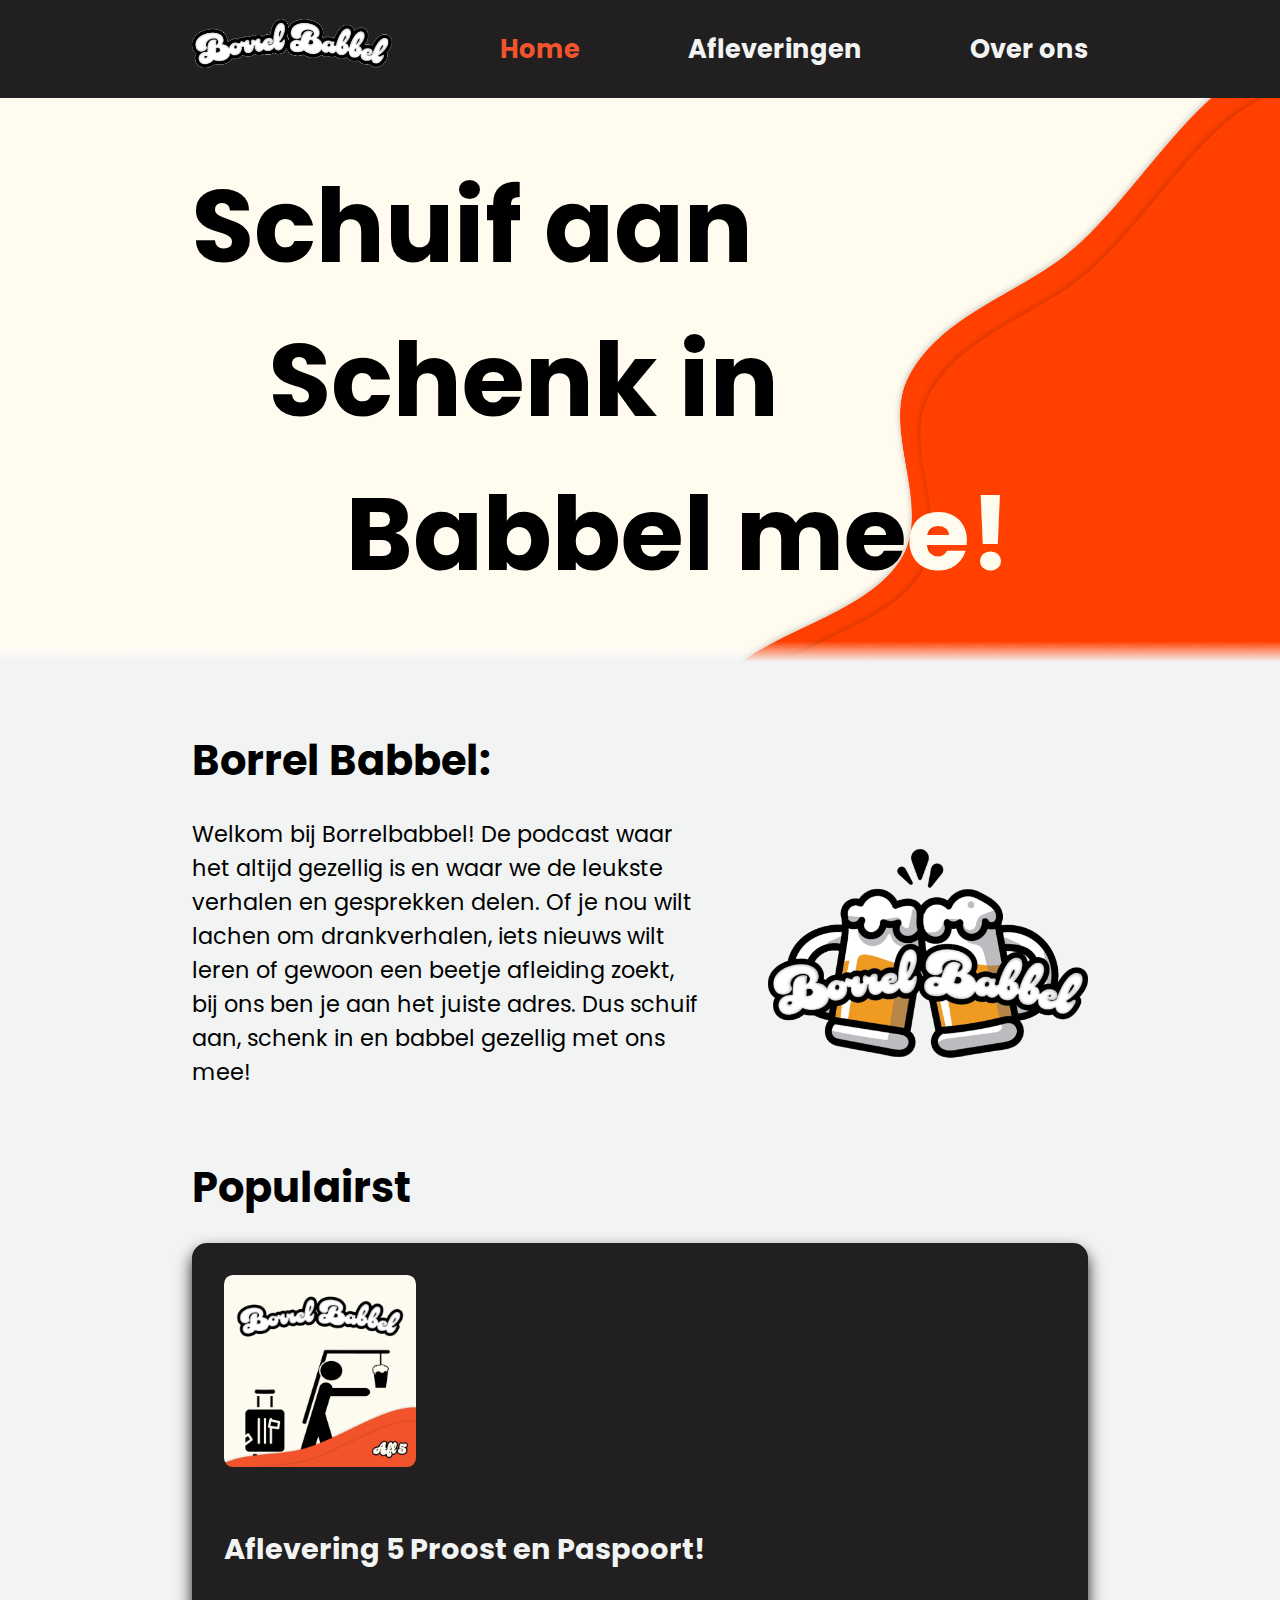
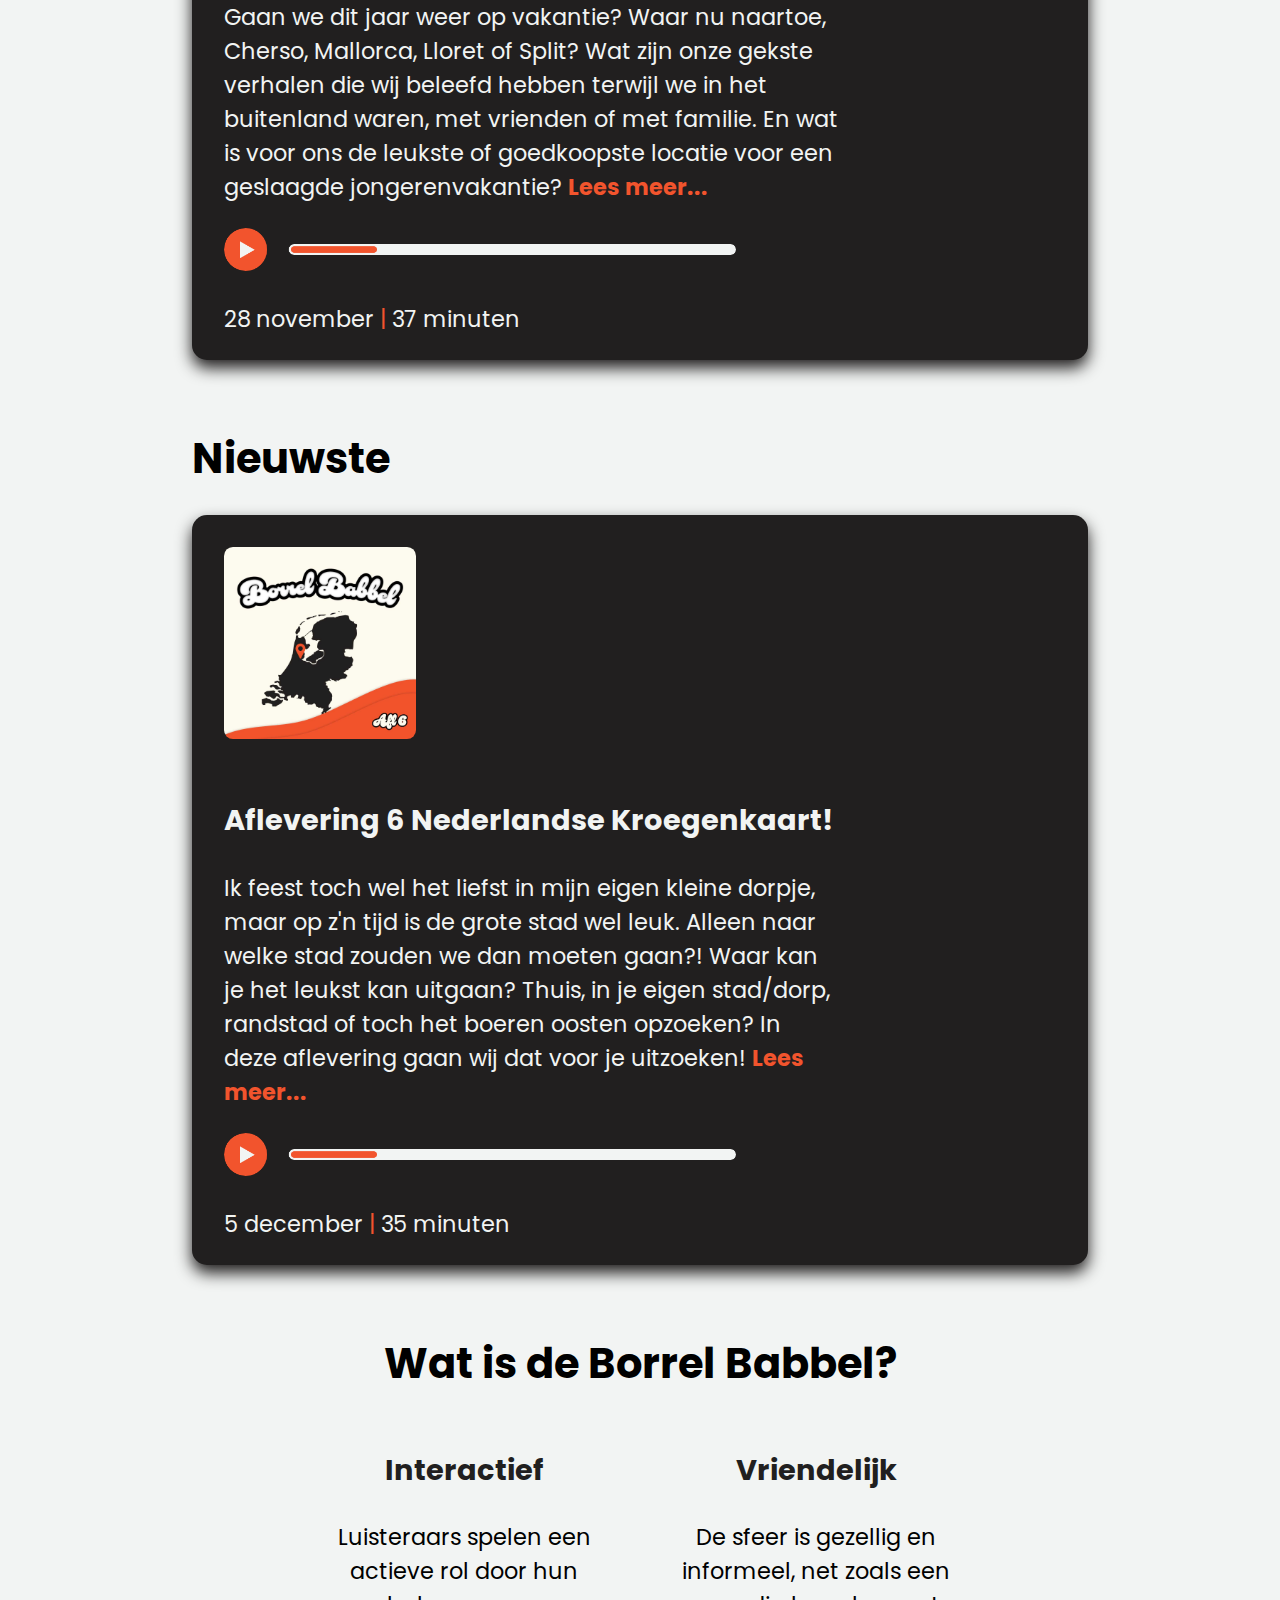
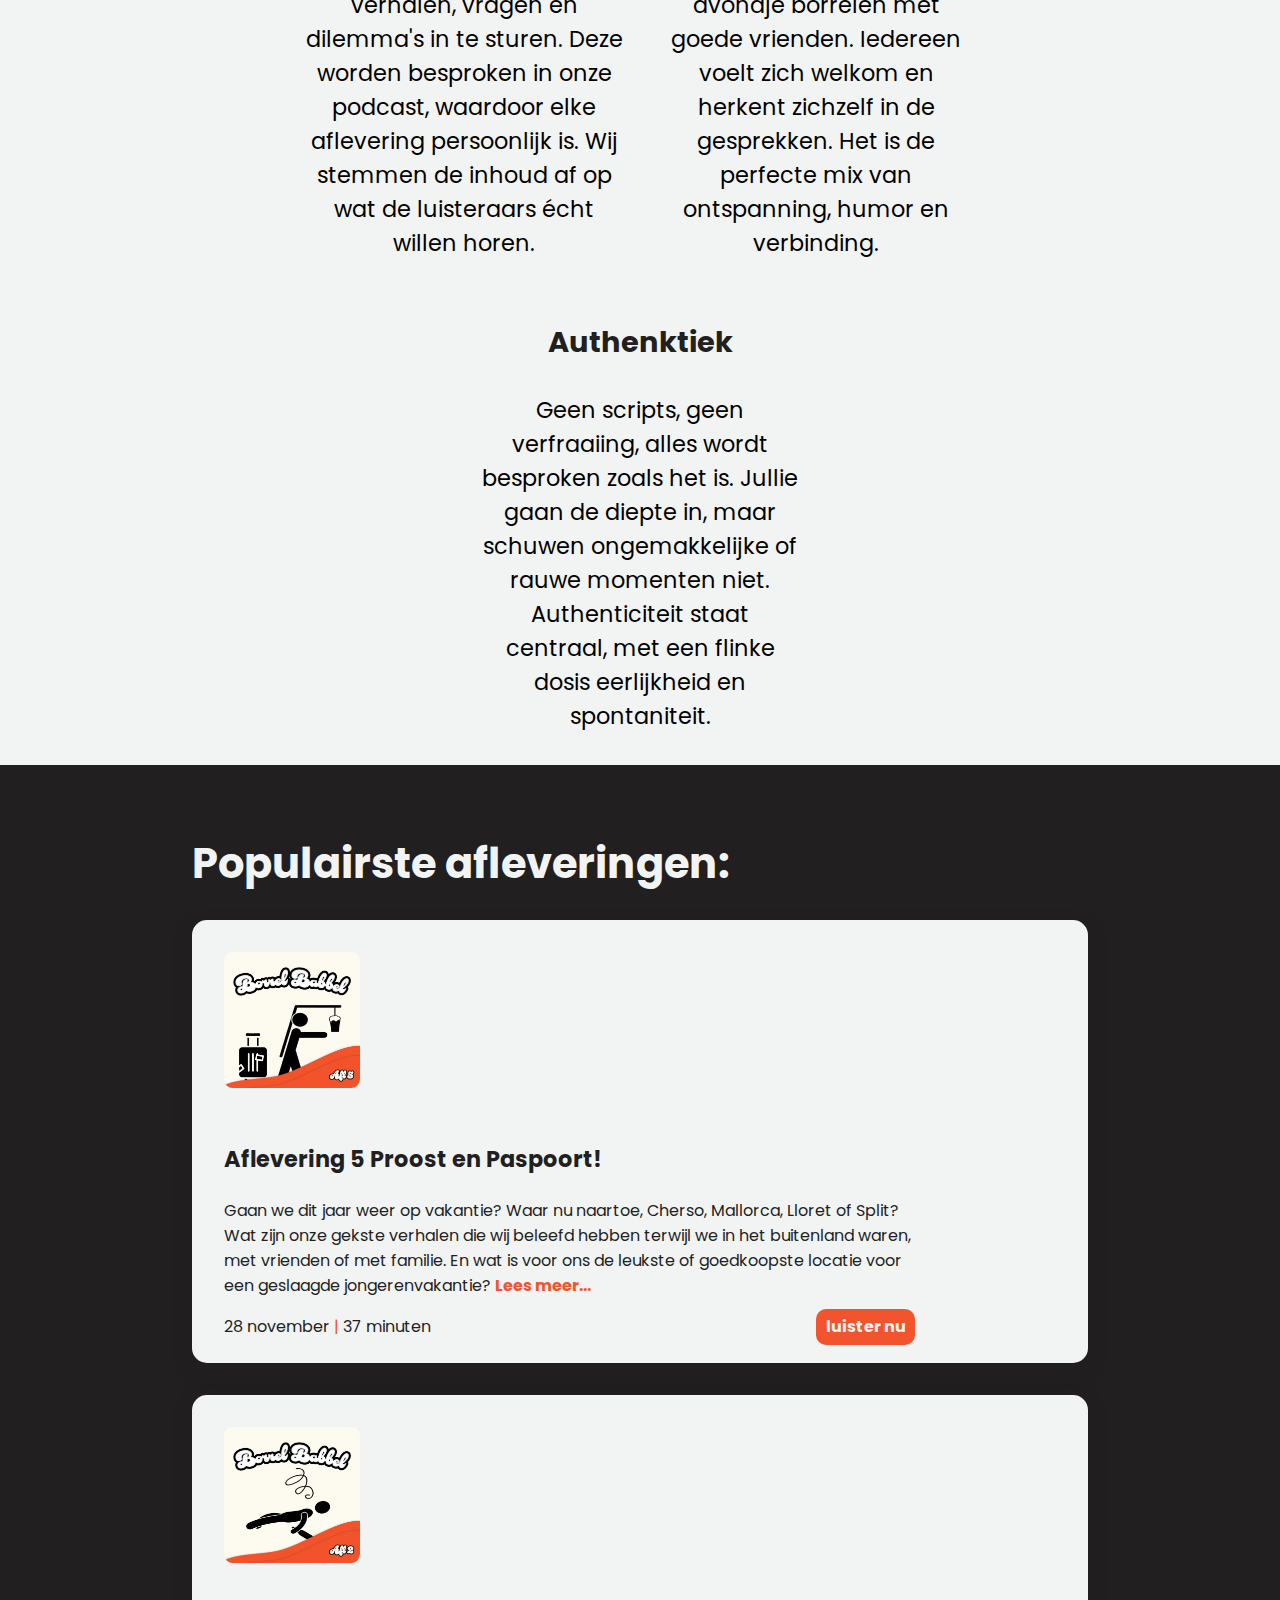
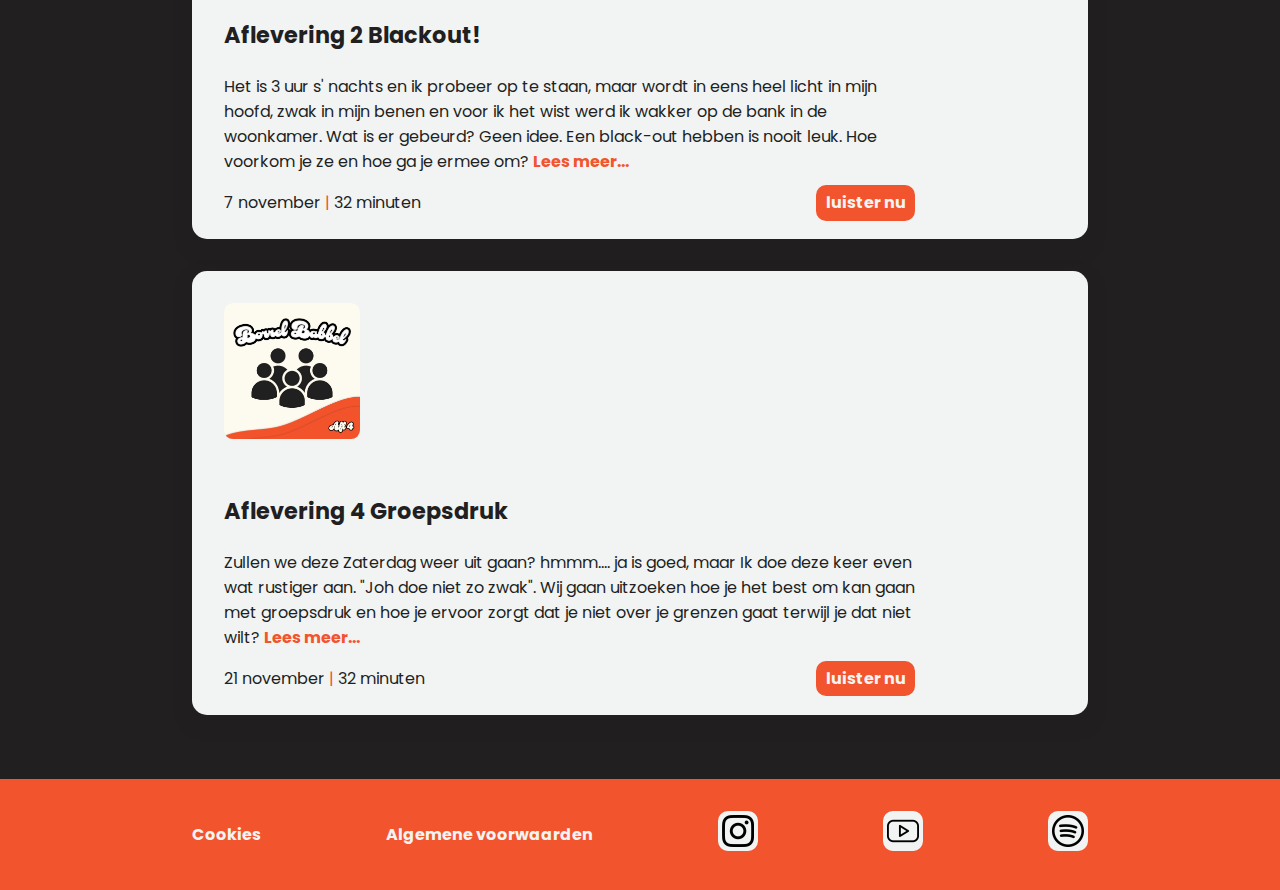
<file: index.html>
<!DOCTYPE html>
<html lang="nl">
<head>
    <meta charset="UTF-8">
    <meta name="viewport" content="width=device-width, initial-scale=1.0">
    <title>Borrel Babbel</title>
    <link rel="stylesheet" href="style.css">
</head>

<body>
    <header>
        <nav>
            <ul>
                <li><img src="images/logotekst.png" alt="borrel-babbel-bogo"></li>
                <li><span><a href="index.html">Home</a></span></li>
                <li><a href="afleveringen.html">Afleveringen</a></li>
                <li><a href="overons.html">Over ons</a></li>
            </ul>
        </nav>
    </header>

    <main>
        <section class="paginaheader">
            <h1>Schuif aan<br><span class="sprongrechts">Schenk in</span><br><span class="sprongrechts"><span class="sprongrechts">Babbel me<span class="beigetekst">e!</span></span></span></h1>
        </section>

        <section class="intro">
            <h2>Borrel Babbel:</h2>
            <div>
                <p>
                    Welkom bij Borrelbabbel! De podcast waar het altijd gezellig is en waar we de leukste verhalen en gesprekken delen. 
                    Of je nou wilt lachen om drankverhalen, iets nieuws wilt leren of gewoon een beetje afleiding zoekt, bij ons ben je aan het juiste adres. 
                    Dus schuif aan, schenk in en babbel gezellig met ons mee!
                </p>
                <img src="images/logo.png" alt="borrel-babbel-logo">
            </div>
        </section>

        <h2>Populairst</h2>
        <section class="afleveringkaart">
            <img src="images/aflevering5thumbnail.jpg" alt="aflevering-5-thumbnail">
            <div>
                <h3>Aflevering 5 Proost en Paspoort!</h3>
                <p>
                    Gaan we dit jaar weer op vakantie? Waar nu naartoe, Cherso, Mallorca, Lloret of Split? 
                    Wat zijn onze gekste verhalen die wij beleefd hebben terwijl we in het buitenland waren, met vrienden of met familie. 
                    En wat is voor ons de leukste of goedkoopste locatie voor een geslaagde jongerenvakantie? <a href="">Lees meer...</a>
                </p>
                <img src="images/playbar.png" alt="speel-aflevering-balk">
                <p>28 november <span>|</span> 37 minuten</p>
            </div>
        </section>

        <h2>Nieuwste</h2>
        <section class="afleveringkaart">
            <img src="images/aflevering6thumbnail.jpg" alt="aflevering-6-thumbnail">
            <div>
                <h3>Aflevering 6 Nederlandse Kroegenkaart!</h3>
                <p>
                    Ik feest toch wel het liefst in mijn eigen kleine dorpje, maar op z'n tijd is de grote stad wel leuk. 
                    Alleen naar welke stad zouden we dan moeten gaan?! Waar kan je het leukst kan uitgaan? 
                    Thuis, in je eigen stad/dorp, randstad of toch het boeren oosten opzoeken? In deze aflevering gaan wij dat voor je uitzoeken! <a href="">Lees meer...</a>
                </p>
                <img src="images/playbar.png" alt="speel-aflevering-balk">
                <p>5 december <span>|</span> 35 minuten</p>
            </div>
        </section>

        <h2 class="uspheader">Wat is de Borrel Babbel?</h2>
        <section class="usp">
            <div>
                <h3>Interactief</h3>
                <p>
                    Luisteraars spelen een actieve rol door hun verhalen, vragen en dilemma&apos;s in te sturen. 
                    Deze worden besproken in onze podcast, waardoor elke aflevering persoonlijk is. Wij stemmen de inhoud af op wat de luisteraars écht willen horen.
                </p>
            </div>
            <div>
                <h3>Vriendelijk</h3>
                <p>
                    De sfeer is gezellig en informeel, net zoals een avondje borrelen met goede vrienden. 
                    Iedereen voelt zich welkom en herkent zichzelf in de gesprekken. Het is de perfecte mix van ontspanning, humor en verbinding.
                </p>
            </div>
            <div>
                <h3>Authenktiek</h3>
                <p>
                    Geen scripts, geen verfraaiing, alles wordt besproken zoals het is. Jullie gaan de diepte in, maar schuwen ongemakkelijke of rauwe momenten niet. 
                    Authenticiteit staat centraal, met een flinke dosis eerlijkheid en spontaniteit.
                </p>
            </div>
        </section>

        <section class="afleveringen">
            <h2>Populairste afleveringen:</h2>
            <section class="afleveringkaart">
                <img src="images/aflevering5thumbnail.jpg" alt="aflevering-5-thumbnail">
                <div>
                    <h3>Aflevering 5 Proost en Paspoort!</h3>
                    <p>
                        Gaan we dit jaar weer op vakantie? Waar nu naartoe, Cherso, Mallorca, Lloret of Split? 
                        Wat zijn onze gekste verhalen die wij beleefd hebben terwijl we in het buitenland waren, met vrienden of met familie. 
                        En wat is voor ons de leukste of goedkoopste locatie voor een geslaagde jongerenvakantie? <a href="">Lees meer...</a>
                    </p>
                    <ul>
                        <li>28 november <span>|</span> 37 minuten</li>
                        <li><a href="">luister nu</a></li>
                    </ul>
                </div>
            </section>

            <section class="afleveringkaart">
                <img src="images/aflevering2thumbnail.jpg" alt="aflevering-2-thumbnail">
                <div>
                    <h3>Aflevering 2 Blackout!</h3>
                    <p>
                        Het is 3 uur s' nachts en ik probeer op te staan, maar wordt in eens heel licht in mijn hoofd, zwak in mijn benen en voor ik het wist werd ik wakker op de bank in de woonkamer. 
                        Wat is er gebeurd? Geen idee. Een black-out hebben is nooit leuk. Hoe voorkom je ze en hoe ga je ermee om? <a href="">Lees meer...</a>
                    </p>
                    <ul>
                        <li>7 november <span>|</span> 32 minuten</li>
                        <li><a href="">luister nu</a></li>
                    </ul>
                </div>
            </section>

            <section class="afleveringkaart">
                <img src="images/aflevering4thumbnail.jpg" alt="aflevering-4-thumbnail">
                <div>
                    <h3>Aflevering 4 Groepsdruk</h3>
                    <p>
                        Zullen we deze Zaterdag weer uit gaan? hmmm.... ja is goed, maar Ik doe deze keer even wat rustiger aan. "Joh doe niet zo zwak". 
                        Wij gaan uitzoeken hoe je het best om kan gaan met groepsdruk en hoe je ervoor zorgt dat je niet over je grenzen gaat terwijl je dat niet wilt? <a href="">Lees meer...</a>
                    </p>
                    <ul>
                        <li>21 november <span>|</span> 32 minuten</li>
                        <li><a href="">luister nu</a></li>
                    </ul>
                </div>
            </section>
        </section>

    </main>
    <footer>
        <ul>
            <li><a href="">Cookies</a></li>
            <li><a href="">Algemene voorwaarden</a></li>
            <li><a href=""><img src="images/instagramicon.png" alt="intsgram-icoon"></a></li>
            <li><a href=""><img src="images/youtubeicon.png" alt="youtube-icoon"></a></li>
            <li><a href=""><img src="images/spotifyicon.png" alt="spotify-icoon"></a></li>
        </ul>
    </footer>
</body>
</html>
</file>
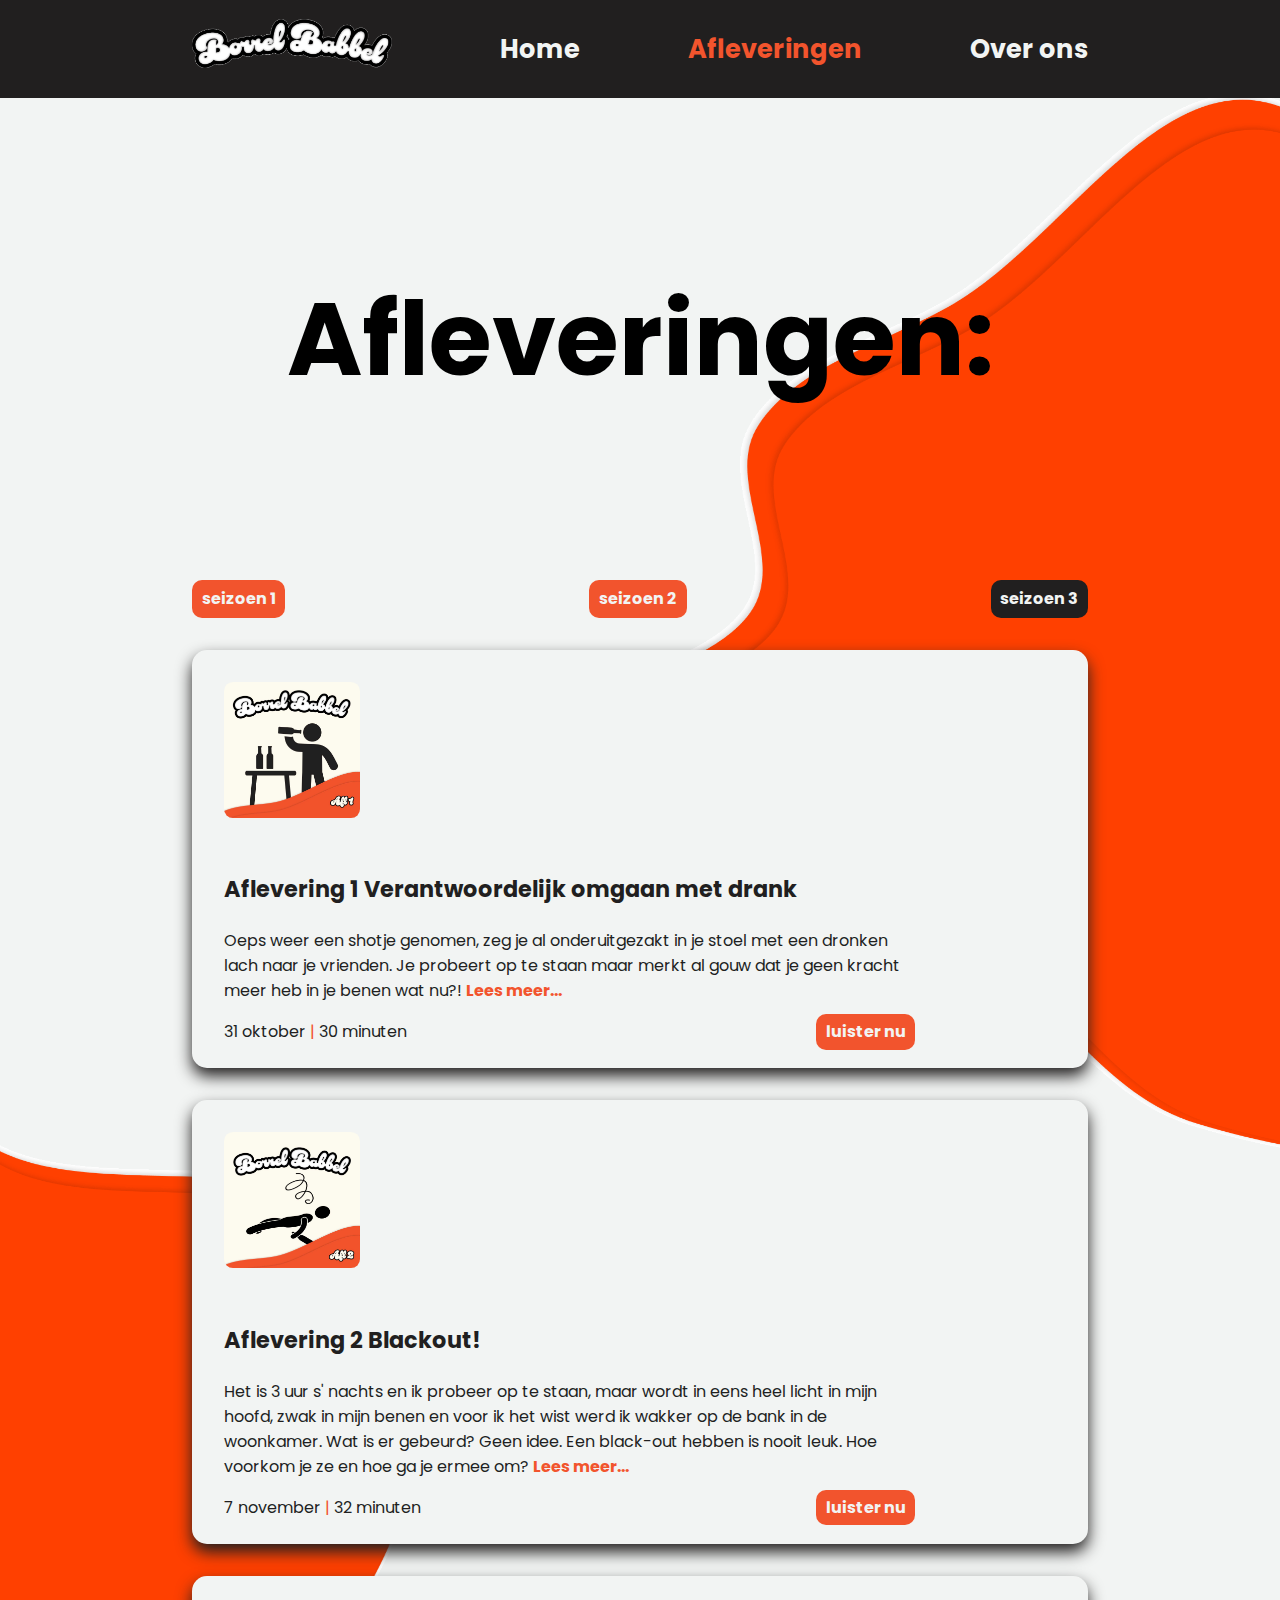
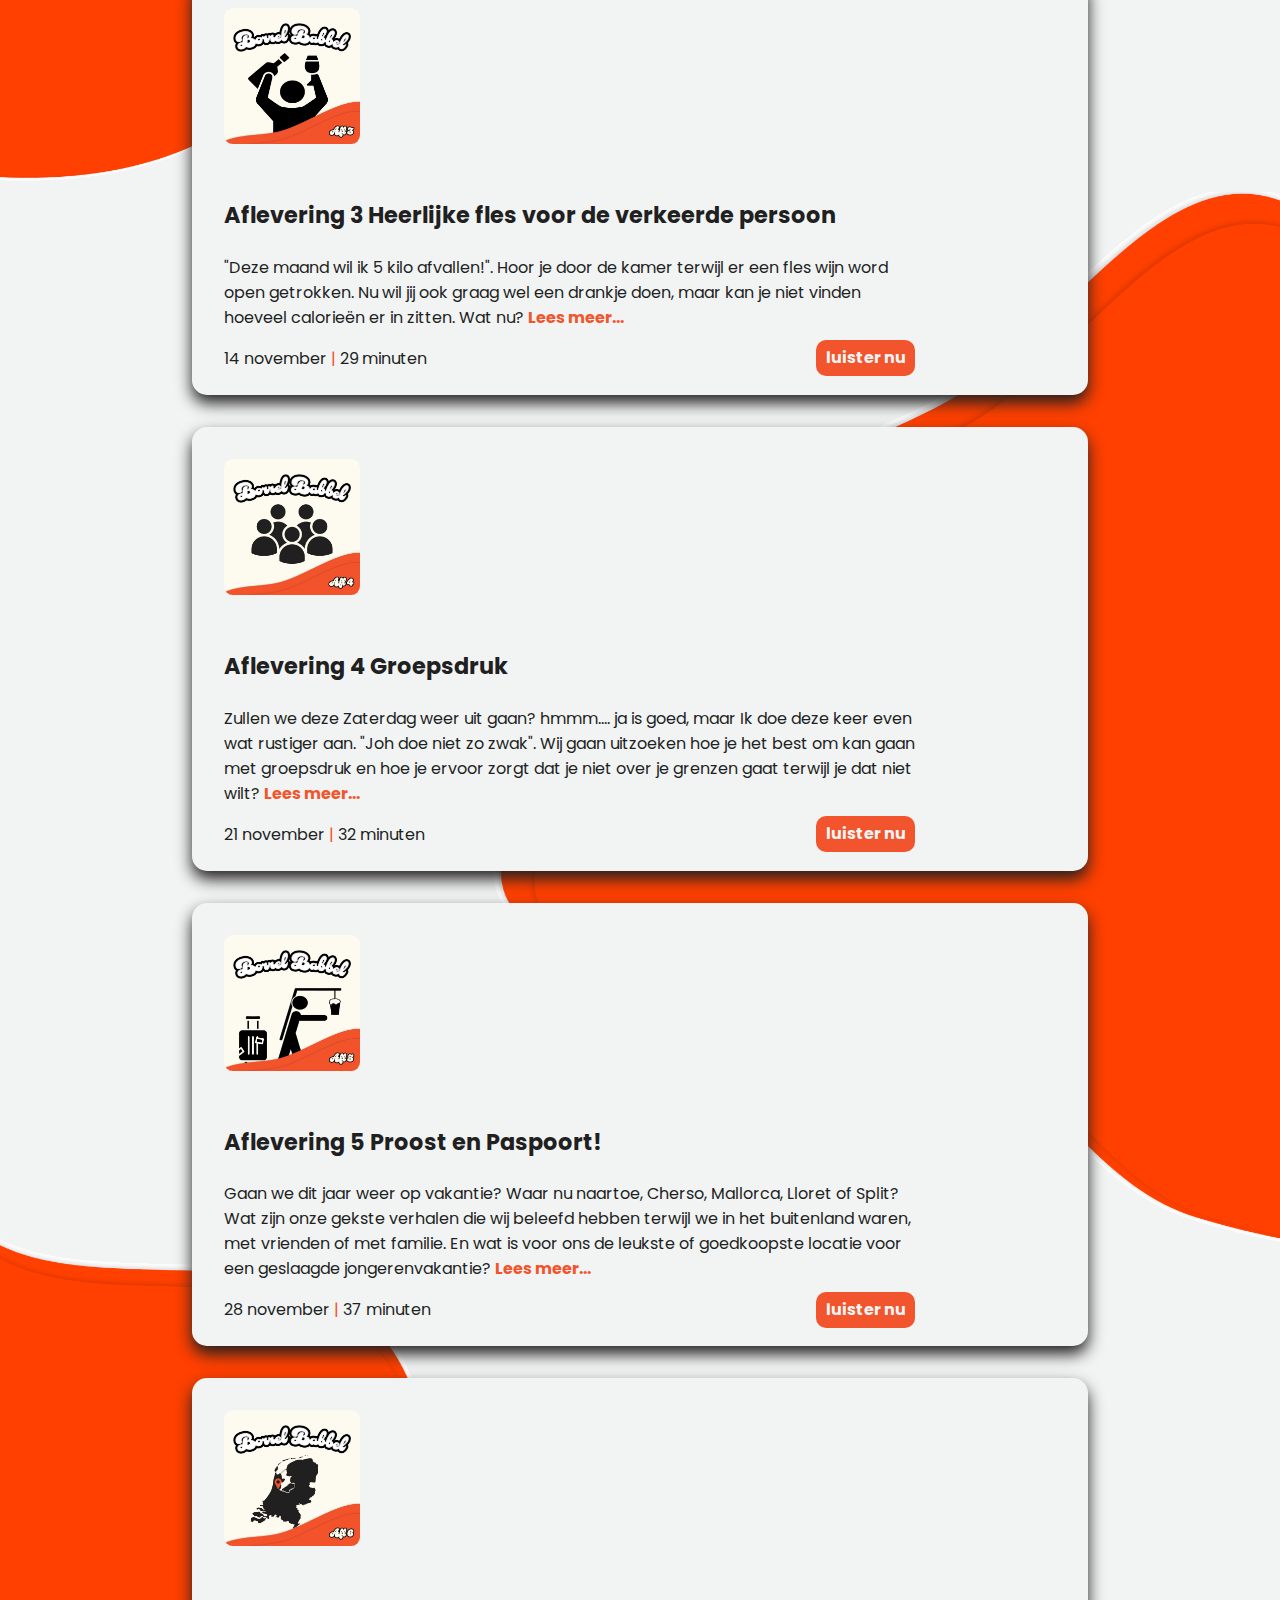
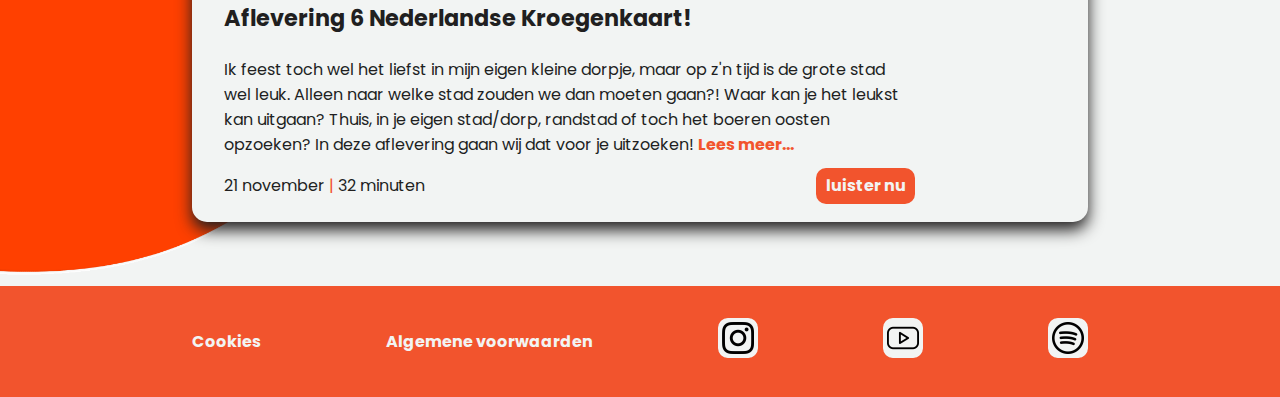
<file: afleveringen.html>
<!DOCTYPE html>
<html lang="nl">
<head>
    <meta charset="UTF-8">
    <meta name="viewport" content="width=device-width, initial-scale=1.0">
    <title>Afleveringen</title>
    <link rel="stylesheet" href="style.css">
</head>

<body>
    <header>
        <nav>
            <ul>
                <li><img src="images/logotekst.png" alt="borrel-babbel-logo"></li>
                <li><a href="index.html">Home</a></li>
                <li><span><a href="afleveringen.html">Afleveringen</a></span></li>
                <li><a href="overons.html">Over ons</a></li>
            </ul>
        </nav>
    </header>

    <main class="achtergrondafl">
        <section class="headerafl">
            <h1>Afleveringen:</h1>
            <ul>
                <li>seizoen 1</li>
                <li>seizoen 2</li>
                <li id="gekozen">seizoen 3</li>
            </ul>
        </section>

        <section class="afleveringen" id="afleveringpagina">
            <section class="afleveringkaart">
                <img src="images/aflevering1thumbnail.jpg" alt="aflevering-1-thumbnail">
                <div>
                    <h3>Aflevering 1 Verantwoordelijk omgaan met drank</h3>
                    <p>
                        Oeps weer een shotje genomen, zeg je al onderuitgezakt in je stoel met een dronken lach naar je vrienden. 
                        Je probeert op te staan maar merkt al gouw dat je geen kracht meer heb in je benen wat nu?! <a href="">Lees meer...</a>
                    </p>
                    <ul>
                        <li>31 oktober <span>|</span> 30 minuten</li>
                        <li><a href="">luister nu</a></li>
                    </ul>
                </div>
            </section>

            <section class="afleveringkaart">
                <img src="images/aflevering2thumbnail.jpg" alt="aflevering-2-Thumbnail">
                <div>
                    <h3>Aflevering 2 Blackout!</h3>
                    <p>
                        Het is 3 uur s' nachts en ik probeer op te staan, maar wordt in eens heel licht in mijn hoofd, zwak in mijn benen en voor ik het wist werd ik wakker op de bank in de woonkamer. 
                        Wat is er gebeurd? Geen idee. Een black-out hebben is nooit leuk. Hoe voorkom je ze en hoe ga je ermee om? <a href="">Lees meer...</a>
                    </p>
                    <ul>
                        <li>7 november <span>|</span> 32 minuten</li>
                        <li><a href="">luister nu</a></li>
                    </ul>
                </div>
            </section>

            <section class="afleveringkaart">
                <img src="images/aflevering3thumbnail.jpg" alt="aflevering-3-Thumbnail">
                <div>
                    <h3>Aflevering 3 Heerlijke fles voor de verkeerde persoon</h3>
                    <p>
                        "Deze maand wil ik 5 kilo afvallen!". Hoor je door de kamer terwijl er een fles wijn word open getrokken. 
                        Nu wil jij ook graag wel een drankje doen, maar kan je niet vinden hoeveel calorieën er in zitten. Wat nu? <a href="">Lees meer...</a>
                    </p>
                    <ul>
                        <li>14 november <span>|</span> 29 minuten</li>
                        <li><a href="">luister nu</a></li>
                    </ul>
                </div>
            </section>

            <section class="afleveringkaart">
                <img src="images/aflevering4thumbnail.jpg" alt="aflevering-4-Thumbnail">
                <div>
                    <h3>Aflevering 4 Groepsdruk</h3>
                    <p>
                        Zullen we deze Zaterdag weer uit gaan? hmmm.... ja is goed, maar Ik doe deze keer even wat rustiger aan. "Joh doe niet zo zwak". 
                        Wij gaan uitzoeken hoe je het best om kan gaan met groepsdruk en hoe je ervoor zorgt dat je niet over je grenzen gaat terwijl je dat niet wilt? <a href="">Lees meer...</a>
                    </p>
                    <ul>
                        <li>21 november <span>|</span> 32 minuten</li>
                        <li><a href="">luister nu</a></li>
                    </ul>
                </div>
            </section>

            <section class="afleveringkaart">
                <img src="images/aflevering5thumbnail.jpg" alt="aflevering-5-Thumbnail">
                <div>
                    <h3>Aflevering 5 Proost en Paspoort!</h3>
                    <p>
                        Gaan we dit jaar weer op vakantie? Waar nu naartoe, Cherso, Mallorca, Lloret of Split? 
                        Wat zijn onze gekste verhalen die wij beleefd hebben terwijl we in het buitenland waren, met vrienden of met familie. 
                        En wat is voor ons de leukste of goedkoopste locatie voor een geslaagde jongerenvakantie? <a href="">Lees meer...</a>
                    </p>
                    <ul>
                        <li>28 november <span>|</span> 37 minuten</li>
                        <li><a href="">luister nu</a></li>
                    </ul>
                </div>
            </section>

            <section class="afleveringkaart">
                <img src="images/aflevering6thumbnail.jpg" alt="aflevering-6-thumbnail">
                <div>
                    <h3>Aflevering 6 Nederlandse Kroegenkaart!</h3>
                    <p>
                        Ik feest toch wel het liefst in mijn eigen kleine dorpje, maar op z'n tijd is de grote stad wel leuk. 
                        Alleen naar welke stad zouden we dan moeten gaan?! Waar kan je het leukst kan uitgaan? 
                        Thuis, in je eigen stad/dorp, randstad of toch het boeren oosten opzoeken? In deze aflevering gaan wij dat voor je uitzoeken! <a href="">Lees meer...</a>
                    </p>
                    <ul>
                        <li>21 november <span>|</span> 32 minuten</li>
                        <li><a href="">luister nu</a></li>
                    </ul>
                </div>
            </section>
        </section>

    </main>

    <footer>
        <ul>
            <li><a href="">Cookies</a></li>
            <li><a href="">Algemene voorwaarden</a></li>
            <li><a href=""><img src="images/instagramicon.png" alt="intsgram-icoon"></a></li>
            <li><a href=""><img src="images/youtubeicon.png" alt="youtube-icoon"></a></li>
            <li><a href=""><img src="images/spotifyicon.png" alt="spotify-icoon"></a></li>
        </ul>
    </footer>
</body>
</html>
</file>
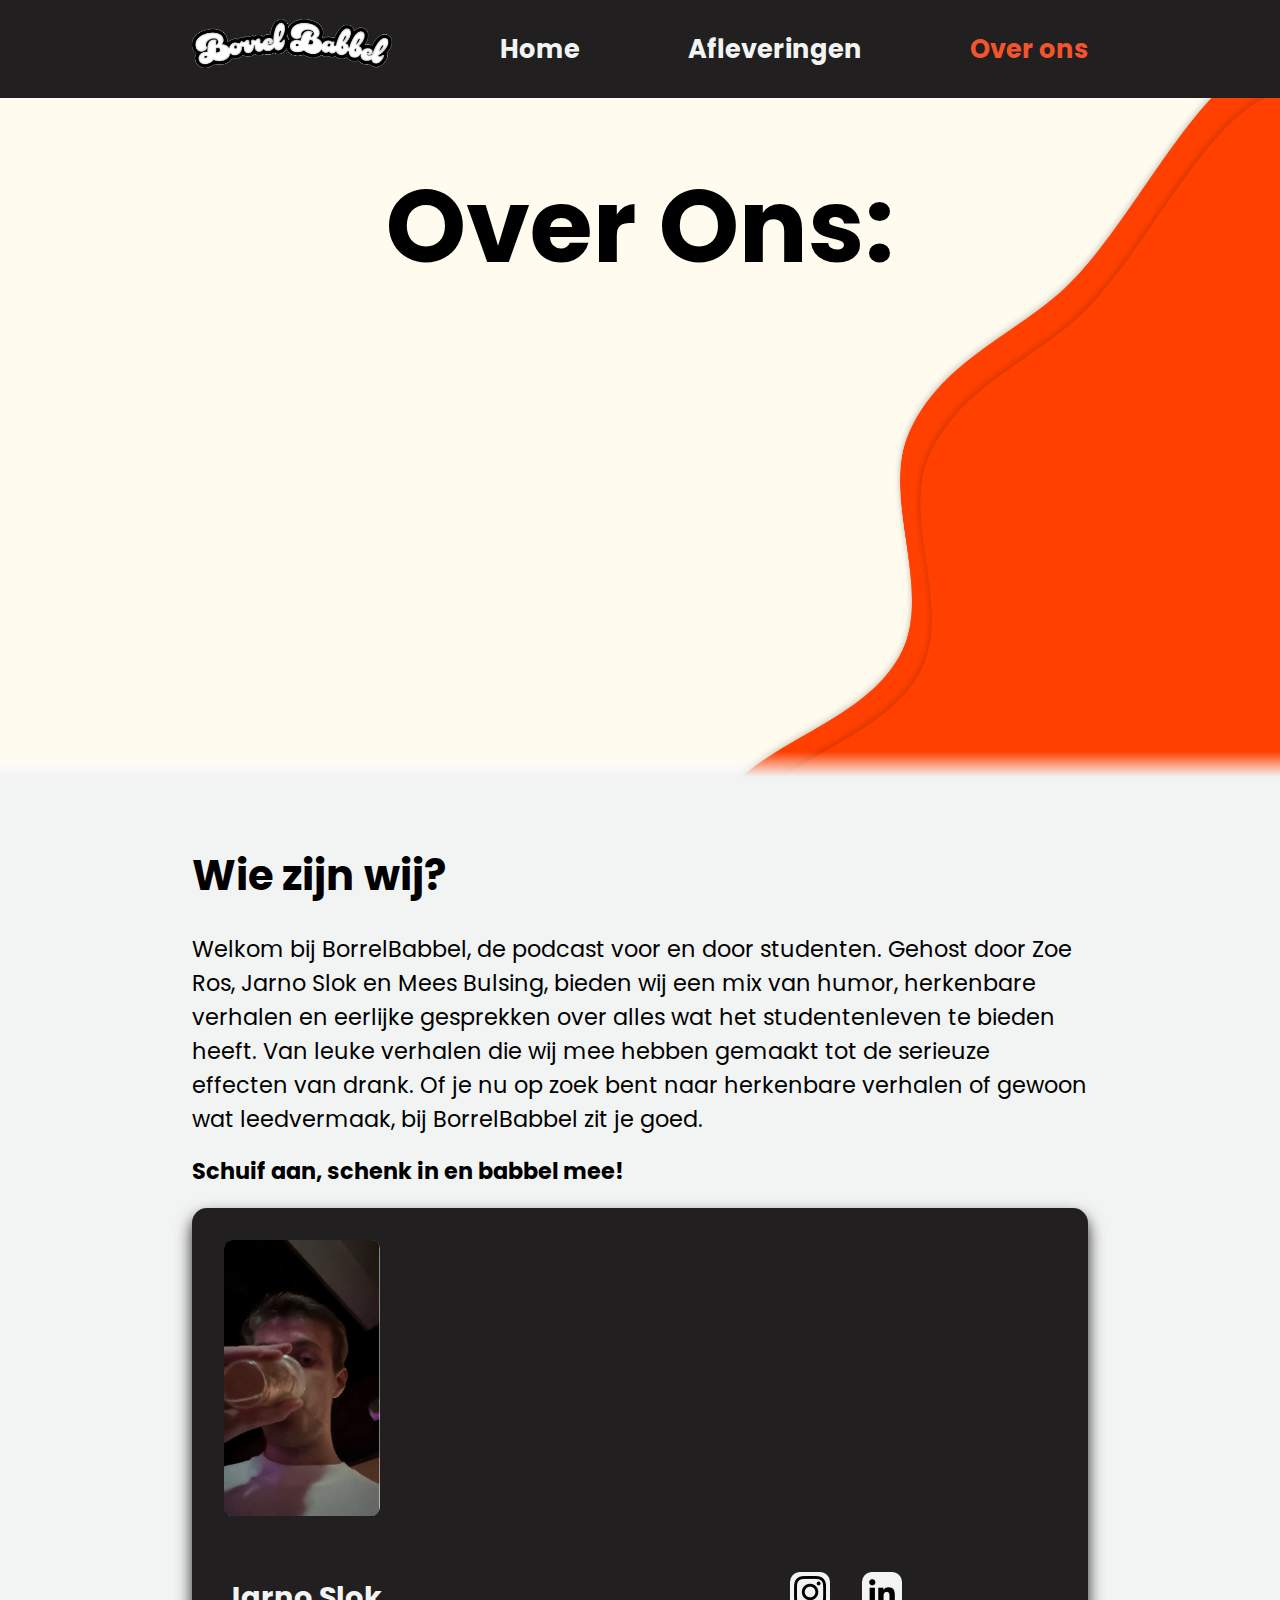
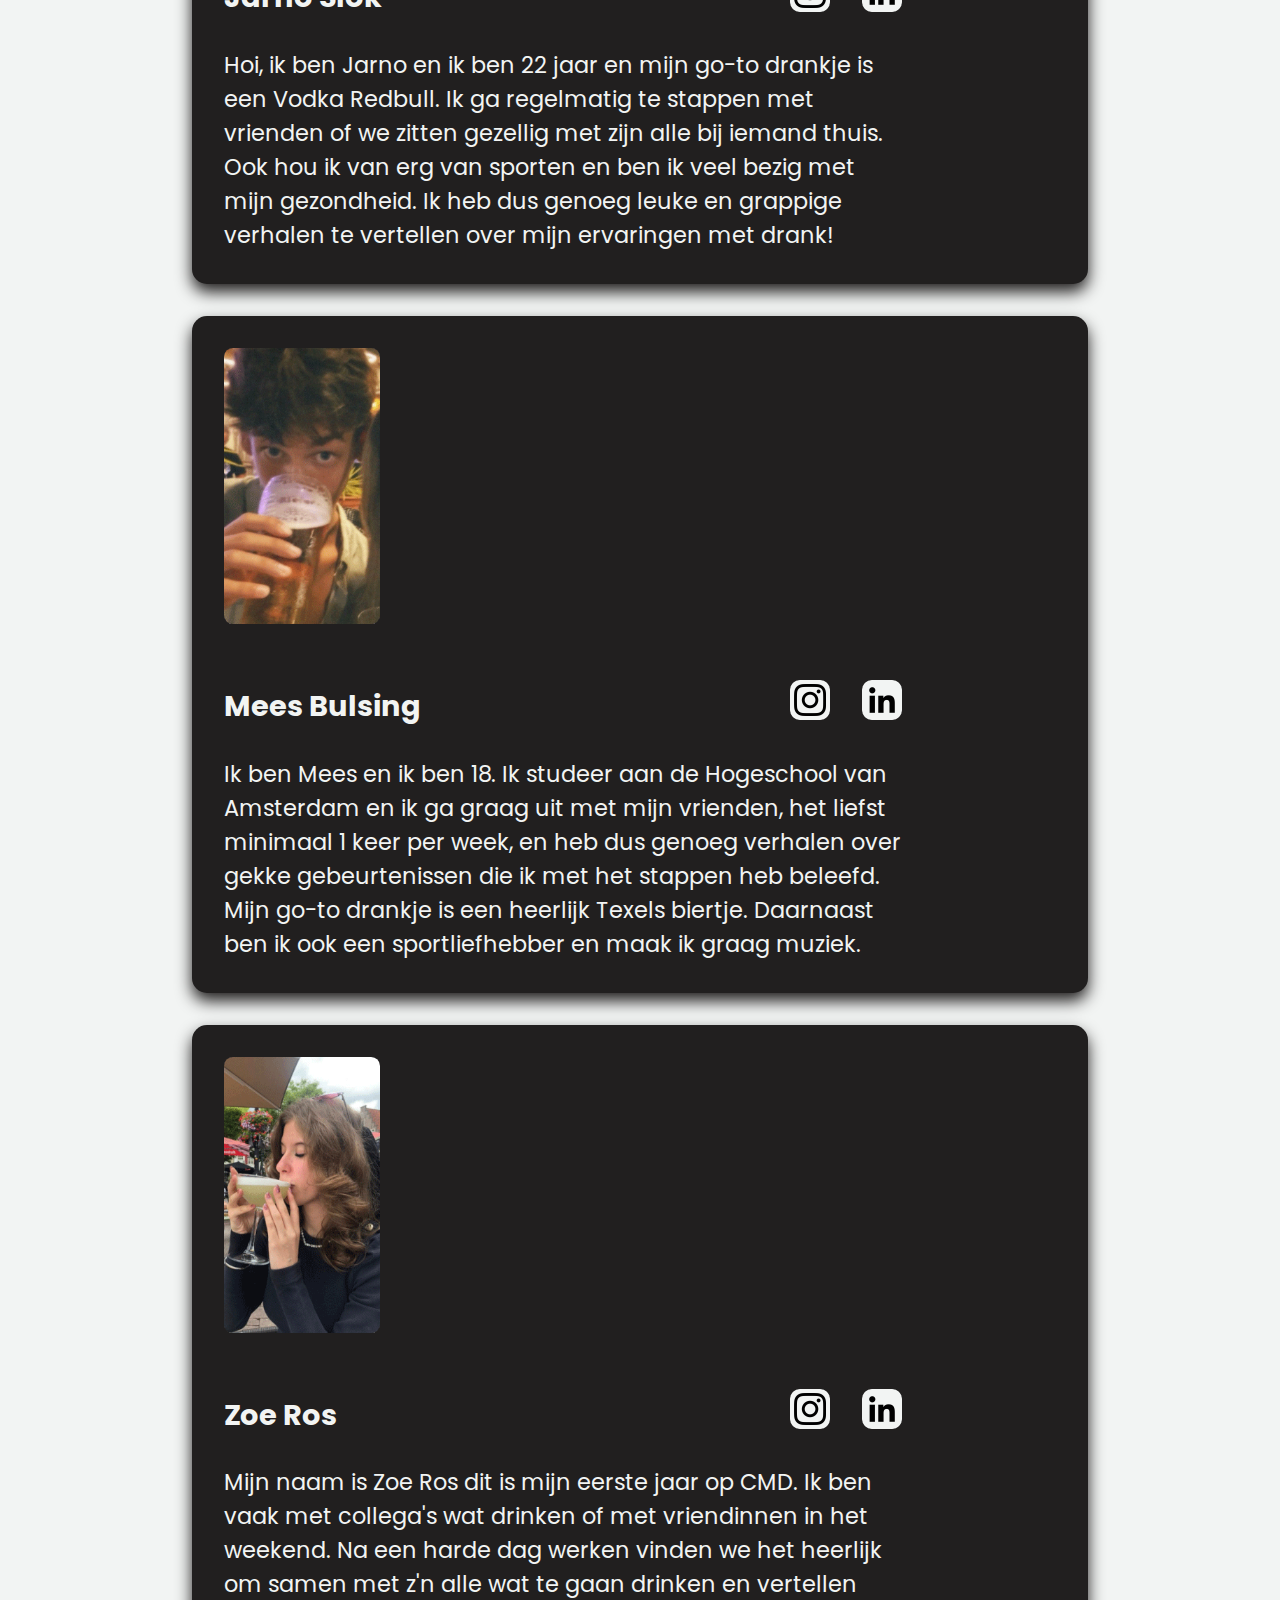
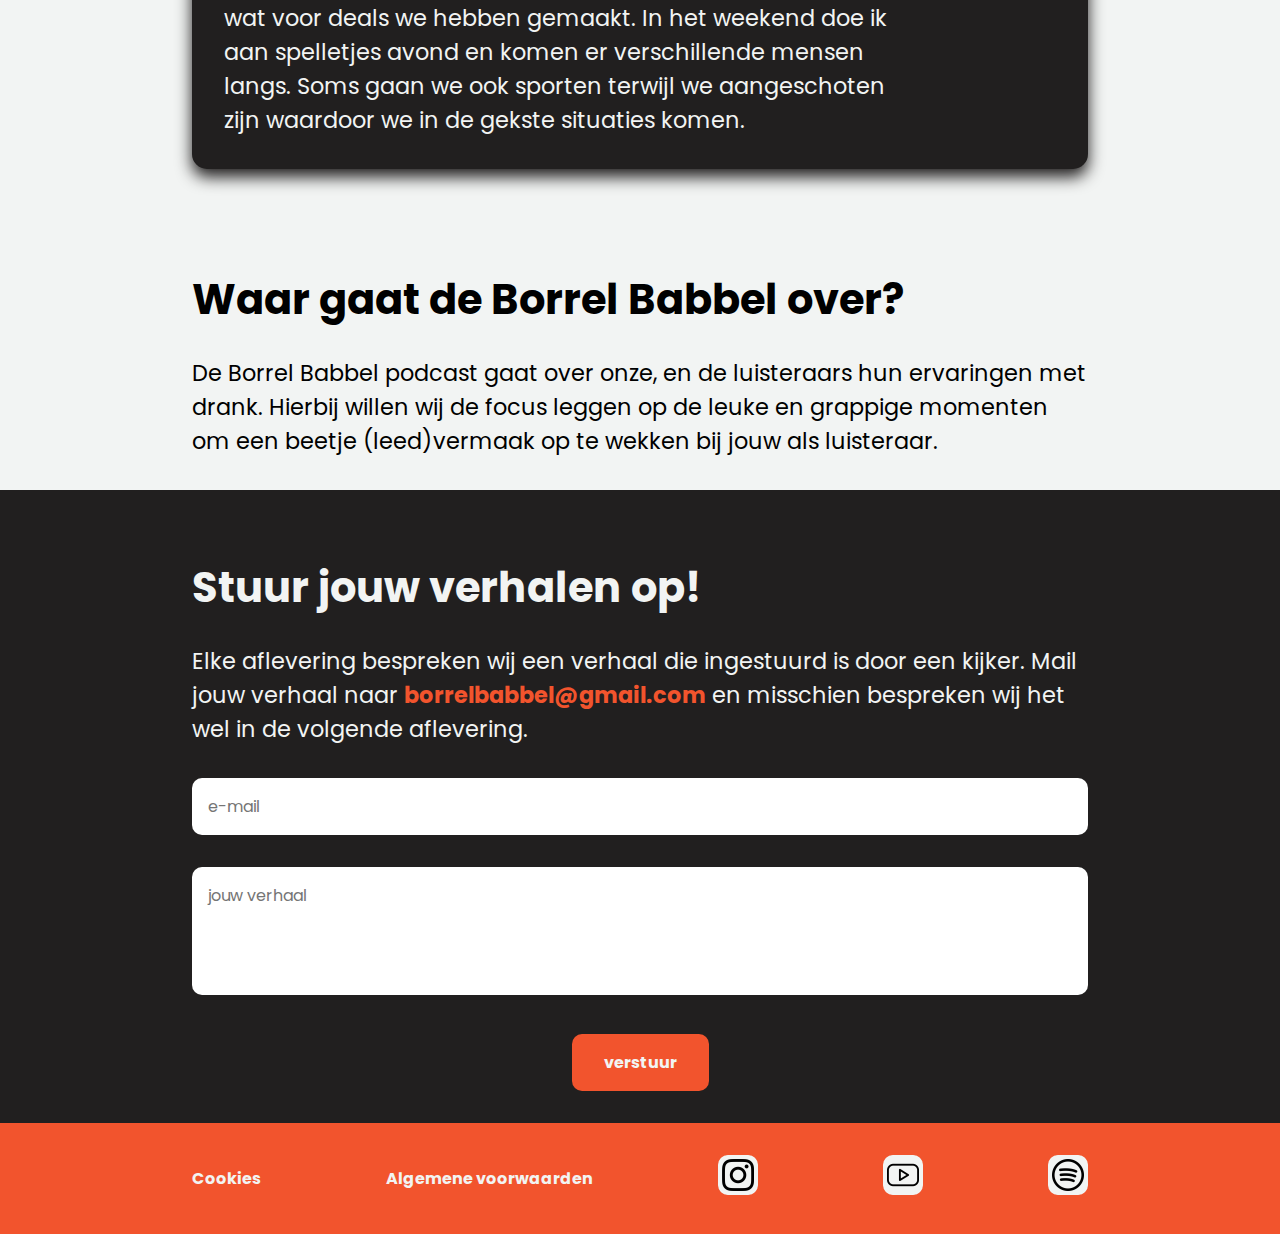
<file: overons.html>
<!DOCTYPE html>
<html lang="nl">
<head>
    <meta charset="UTF-8">
    <meta name="viewport" content="width=device-width, initial-scale=1.0">
    <title>Over Ons</title>
    <link rel="stylesheet" href="style.css">
</head>

<body>
    <header>
        <nav>
            <ul>
                <li><img src="images/logotekst.png" alt="borrel-babbel-logo"></li>
                <li><a href="index.html">Home</a></li>
                <li><a href="afleveringen.html">Afleveringen</a></li>
                <li><span><a href="overons.html">Over ons</a></span></li>
            </ul>
        </nav>
    </header>

    <main class="overons">
        <section class="paginaheader">
            <div>
                <h1>Over Ons:</h1>
                <iframe width="560" height="315" src="https://www.youtube.com/embed/52lqpzm-Rjo?si=etJ_n27E2EcMz8jW" title="YouTube video player" allow="accelerometer; autoplay; clipboard-write; encrypted-media; gyroscope; picture-in-picture; web-share" referrerpolicy="strict-origin-when-cross-origin" allowfullscreen></iframe>
            </div>
        </section>

        <section class="intro">
            <h2>Wie zijn wij?</h2>
            <p>
                Welkom bij BorrelBabbel, de podcast voor en door studenten. Gehost door Zoe Ros, Jarno Slok en Mees Bulsing, bieden wij een mix van humor, herkenbare verhalen en eerlijke gesprekken over alles wat het studentenleven te bieden heeft. 
                Van leuke verhalen die wij mee hebben gemaakt tot de serieuze effecten van drank. Of je nu op zoek bent naar herkenbare verhalen of gewoon wat leedvermaak, bij BorrelBabbel zit je goed.<br>
                <span>Schuif aan, schenk in en babbel mee!</span>
            </p>
        </section>

        <!--De error van een div in een ul was volgens u toegestaan-->
        <section class="afleveringkaart">
            <img src="images/jarno.png" alt="jarno">
            <div>
                <ul>
                    <li><h3>Jarno Slok</h3></li>
                    <div>
                        <li><a href=""><img src="images/instagramicon.png" alt="intsgram-icoon"></a></li>
                        <li><a href=""><img src="images/linkedinicon.png" alt="linkedin-icoon"></a></li>
                    </div>
                </ul>
                <p>
                    Hoi, ik ben Jarno en ik ben 22 jaar en mijn go-to drankje is een Vodka Redbull. Ik ga regelmatig te stappen met vrienden of we zitten gezellig met zijn alle bij iemand thuis. 
                    Ook hou ik van erg van sporten en ben ik veel bezig met mijn gezondheid. Ik heb dus genoeg leuke en grappige verhalen te vertellen over mijn ervaringen met drank!
                </p>
            </div>
        </section>

        <!--De error van een div in een ul was volgens u toegestaan-->
        <section class="afleveringkaart">
            <img src="images/mees.png" alt="mees">
            <div>
                <ul>
                    <li><h3>Mees Bulsing</h3></li>
                    <div>
                        <li><a href=""><img src="images/instagramicon.png" alt="intsgram-icoon"></a></li>
                        <li><a href=""><img src="images/linkedinicon.png" alt="linkedin-icoon"></a></li>
                    </div>
                </ul>
                <p>
                    Ik ben Mees en ik ben 18. Ik studeer aan de Hogeschool van Amsterdam en ik ga graag uit met mijn vrienden, het liefst minimaal 1 keer per week, 
                    en heb dus genoeg verhalen over gekke gebeurtenissen die ik met het stappen heb beleefd. Mijn go-to drankje is een heerlijk Texels biertje. Daarnaast ben ik ook een sportliefhebber en maak ik graag muziek.
                </p>
            </div>
        </section>

        <!--De error van een div in een ul was volgens u toegestaan-->
        <section class="afleveringkaart">
            <img src="images/zoe.png" alt="zoe">
            <div>
                <ul>
                    <li><h3>Zoe Ros</h3></li>
                    <div>
                        <li><a href=""><img src="images/instagramicon.png" alt="intsgram-icoon"></a></li>
                        <li><a href=""><img src="images/linkedinicon.png" alt="linkedin-icoon"></a></li>
                    </div>
                </ul>
                <p>
                    Mijn naam is Zoe Ros dit is mijn eerste jaar op CMD. Ik ben vaak met collega's wat drinken of met vriendinnen in het weekend. 
                    Na een harde dag werken vinden we het heerlijk om samen met z'n alle wat te gaan drinken en vertellen wat voor deals we hebben gemaakt. 
                    In het weekend doe ik aan spelletjes avond en komen er verschillende mensen langs. Soms gaan we ook sporten terwijl we aangeschoten zijn waardoor we in de gekste situaties komen.
                </p>
            </div>
        </section>

        <section class="waarover">
            <h2>Waar gaat de Borrel Babbel over?</h2>
            <p>
                De Borrel Babbel podcast gaat over onze, en de luisteraars hun ervaringen met drank.
                Hierbij willen wij de focus leggen op de leuke en grappige momenten om een beetje (leed)vermaak op te wekken bij jouw als luisteraar.
            </p>
        </section>

        <section class="formulier">
            <h2>Stuur jouw verhalen op!</h2>
            <p>
                Elke aflevering bespreken wij een verhaal die ingestuurd is door een kijker. 
                Mail jouw verhaal naar <a href="mailto:borrelbabbel@gmail.com">borrelbabbel@gmail.com</a> en misschien bespreken wij het wel in de volgende aflevering.
            </p>

            <form>
                <input type="text" placeholder="e-mail"><br>
                <textarea placeholder="jouw verhaal" maxlength="500"></textarea><br>
                <input type="submit" value="verstuur">
            </form>
        </section>
    </main>

    <footer>
        <ul>
            <li><a href="">Cookies</a></li>
            <li><a href="">Algemene voorwaarden</a></li>
            <li><a href=""><img src="images/instagramicon.png" alt="intsgram-icoon"></a></li>
            <li><a href=""><img src="images/youtubeicon.png" alt="youtube-icoon"></a></li>
            <li><a href=""><img src="images/spotifyicon.png" alt="spotify-icoon"></a></li>
        </ul>
    </footer>
</body>
</html>
</file>
<file: style.css>
@import url('https://fonts.googleapis.com/css2?family=Poppins:ital,wght@0,100;0,200;0,300;0,400;0,500;0,600;0,700;0,800;0,900;1,100;1,200;1,300;1,400;1,500;1,600;1,700;1,800;1,900&display=swap');

/*Algemeen*/
* {
    margin: 0;
    padding: 0;
    box-sizing: border-box;
    font-family: "Poppins", sans-serif;
}

main {
    background-color: #F2F4F3;
}

a:focus-visible {
    background-color: #aee5ff;
    color: #211F1F;
}

/*Navigatie*/
header {
    background-color: #211F1F;
    position: sticky;
    top: 0;
}

nav {
    padding: 1.2em 0;
    width: 70vw;
    margin: auto;
}

nav ul {
    margin: 0;
    padding: 0;
    list-style-type: none;
    display: flex;
    align-items: center;
    flex-wrap: wrap;
    justify-content: space-between;
    font-size: 1.6em;
    font-weight: bold;
}

nav img {
    width: 200px;
}

nav a {
    text-decoration: none;
    color: #F2F4F3;
    transition: 0.2s;
    padding-bottom: 1.2em;
}

nav span a {
    color: #F2542D;
}

nav a:hover {
    color: #F2542D;
    border-bottom: solid 4px #F2542D;
}

nav a:active {
    background-color: #211F1F;
    color: #aee5ff;
}

nav span a:hover {
    color: #F2F4F3;
}

/*Home pagina*/
.paginaheader {
    background-image: url(images/headerachtergrond.png);
    background-size: contain;
    background-repeat: round;
}

h1 {
    width: 70vw;
    margin: auto;
    font-size: 8vw;
    padding: 4vw 0;
}

h1 .sprongrechts {
    margin-left: 6vw;
}

h1 .beigetekst {
    color: #FFFBEF;
}

h2 {
    width: 70vw;
    margin: auto;
    font-size: 2.6em;
    padding: 1.6em 0 0.6em 0;
}

p {
    width: 70vw;
    margin: auto;
    font-size: 1.4em;
}

.intro div {
    display: flex;
    list-style-type: none;
    width: 70vw;
    margin: auto;
    align-items: center;
}

.intro img {
    width: 30vw;
    height: auto;
    padding-left: 4em;
}

h3 {
    font-size: 1.8em;
    color: #F2F4F3;
    padding: 1em 0;
}

.afleveringkaart {
    background-color: #211F1F;
    border-radius: 15px;
    width: 70vw;
    margin: auto;
    display: flex;
    flex-wrap: wrap;
    list-style-type: none;
    padding-bottom: 24px;
    box-shadow:  0 8px 16px #211F1F;
}

.afleveringkaart p {
    width: 48vw;
    font-size: 1.4em;
    color: #F2F4F3;
}

.afleveringkaart span {
    color: #F2542D;
}

.afleveringkaart img {
    width: 20vw;
    height: 20vw;
    padding: 32px;
    border-radius: 3.2vw;
}

.afleveringkaart div img {
    width: 40vw;
    height: auto;
    padding: 0;
    margin: 24px 0;
}

.afleveringkaart a {
    font-weight: bold;
    color: #F2542D;
    text-decoration: none;
}

.afleveringkaart a:hover {
    text-decoration: underline;
}

.uspheader {
    text-align: center;
}

.usp {
    display: flex;
    text-align: center;
    width: 70vw;
    margin: auto;
    gap: 32px;
    flex-wrap: wrap;
    justify-content: center;
    margin-bottom: 32px;
}

.usp h3 {
    color: #211F1F;
}

.usp p {
    width: 320px;
}

/*Witte afleveringkaartjes voor afleveringen*/
.afleveringen {
    background-color: #211F1F;
    color: #F2F4F3;
    padding-bottom: 32px;
}

.afleveringen .afleveringkaart {
    background-color: #F2F4F3;
}

.afleveringen .afleveringkaart h3 {
    color: #211F1F;
    font-size: 1.4em;
}

.afleveringen .afleveringkaart p {
    color: #211F1F;
    font-size: 1em;
    width: 54vw;
}

.afleveringen img {
    width: 200px;
    height: 200px;
}

.afleveringen ul {
    display: flex;
    justify-content: space-between;
    list-style-type: none;
    color: #211F1F;
    padding-top: 1em;
    align-items: center;
}

.afleveringen li a {
    font-weight: bold;
    padding: 0.4em 0.6em;
    background-color: #F2542D;
    color: #F2F4F3;
    border-radius: 10px;
    transition: all 0.2s;
}

.afleveringen li a:hover {
    text-decoration: none;
    color: #F2542D;
    background-color: #211F1F;
}

.afleveringen li a:active {
    color: #aee5ff;
    background-color: #211F1F;
}

.afleveringen section {
    margin-bottom: 32px;
}

/*Afleveringen pagina*/
.headerafl ul {
    width: 70vw;
    margin: auto;
    list-style-type: none;
    display: flex;
    justify-content: space-between;
    align-items: center;
}

.headerafl li {
    font-weight: bold;
    padding: 0.4em 0.6em;
    background-color: #F2542D;
    color: #F2F4F3;
    border-radius: 10px;
    transition: all 0.2s;
}

.headerafl #gekozen {
    background-color: #211F1F;
    color: #F2F4F3;
}

.headerafl li:hover {
    text-decoration: none;
    color: #F2542D;
    background-color: #211F1F;
}

.headerafl #gekozen:hover {
    background-color: #F2542D;
    color: #F2F4F3;
}

.headerafl li:active {
    color: #aee5ff;
    background-color: #211F1F;
}

.achtergrondafl h1 {
    text-align: center;
    padding: 1.6em 0;
}

#afleveringpagina {
    padding-top: 32px;
    background-color: rgba(0, 0, 0, 0);
}

.achtergrondafl {
    background-image: url(images/aflpaginaachtergrond.png);
    background-size: contain;
    background-repeat: round;
}
/*https://www.w3schools.com/cssref/pr_background-repeat.php*/
/*https://www.w3schools.com/cssref/css3_pr_background-size.php*/

/*Over ons pagina*/
.paginaheader div {
    text-align: center;
    padding-bottom: 32px;
}

.paginaheader iframe {
    text-align: center;
    width: 50vw;
    height: 30vw;
    border: none;
}

.intro span {
    font-weight: bold;
    line-height: 3.2em;
}

.overons .afleveringkaart img {
    width: 220px;
    height: 340px;
}

.overons .afleveringkaart {
    padding-bottom: 0;
    margin-bottom: 32px;
}

.overons .afleveringkaart p {
    width: 53vw;
    margin-bottom: 32px;
}

.overons ul {
    display: flex;
    list-style-type: none;
    justify-content: space-between;
}

.overons ul div {
    display: flex;
    gap: 32px;
}

.overons .afleveringkaart ul img {
    width: 40px;
    height: 40px;
    border-radius: 0;
    transition: all 0.2s;
}

.overons .afleveringkaart ul img:hover {
    transform: translateY(-12px);
}

.waarover {
    margin-bottom: 32px;
}

.formulier {
    background-color: #211F1F;
    color: #F2F4F3;
}

.formulier p {
    margin-bottom: 32px;
}

.formulier a:hover {
    text-decoration: underline;
}

.formulier a:active {
    background-color: #211F1F;
    color: #aee5ff;
}

.formulier a {
    text-decoration: none;
    font-weight: bold;
    color: #F2542D;
}

.formulier form {
    width: 70vw;
    margin: auto;
    text-align: center;
}

.formulier input {
    width: 100%;
    padding: 1em;
    border-radius: 10px;
    border: none;
    margin-bottom: 32px;
    outline: none;
    font-size: 1em;
}

.formulier textarea {
    height: 8em;
    width: 100%;
    padding: 1em;
    border-radius: 10px;
    border: none;
    margin-bottom: 32px;
    outline: none;
    font-size: 1em;
    resize: none;
}

.formulier input[type=submit] {
    background-color: #F2542D;
    font-weight: bold;
    color: #F2F4F3;
    width: fit-content;
    padding: 1em 2em;
    transition: all 0.2s;
}

.formulier input[type=submit]:hover {
    background-color: #F2F4F3;
    color: #F2542D;
}

.formulier input[type=submit]:active {
    background-color: #F2F4F3;
    color: #aee5ff;
}

.formulier input[type=submit]:focus {
    background-color: #aee5ff;
    color: #211F1F;
}

/*Footer*/
footer {
    background-color: #F2542D;
    color: #211F1F;
}

footer ul {
    width: 70vw;
    margin: auto;
    color: #F2F4F3;
    list-style-type: none;
    display: flex;
    flex-wrap: wrap;
    justify-content: space-between;
    align-items: center;
    padding: 2em 0;
}

footer a {
    font-weight: bold;
    text-decoration: none;
    color: #F2F4F3;
}

footer a:hover {
    text-decoration: underline;
}

footer a:active {
    color: #aee5ff;
    background-color: #F2542D;
}

footer img {
    width: 40px;
    transition: all 0.2s;
}

footer img:hover {
    transform: translateY(-12px);
}

@media screen and (max-width:1450px) {
    .afleveringkaart div {
        margin-left: 32px;
    }
}
</file>
